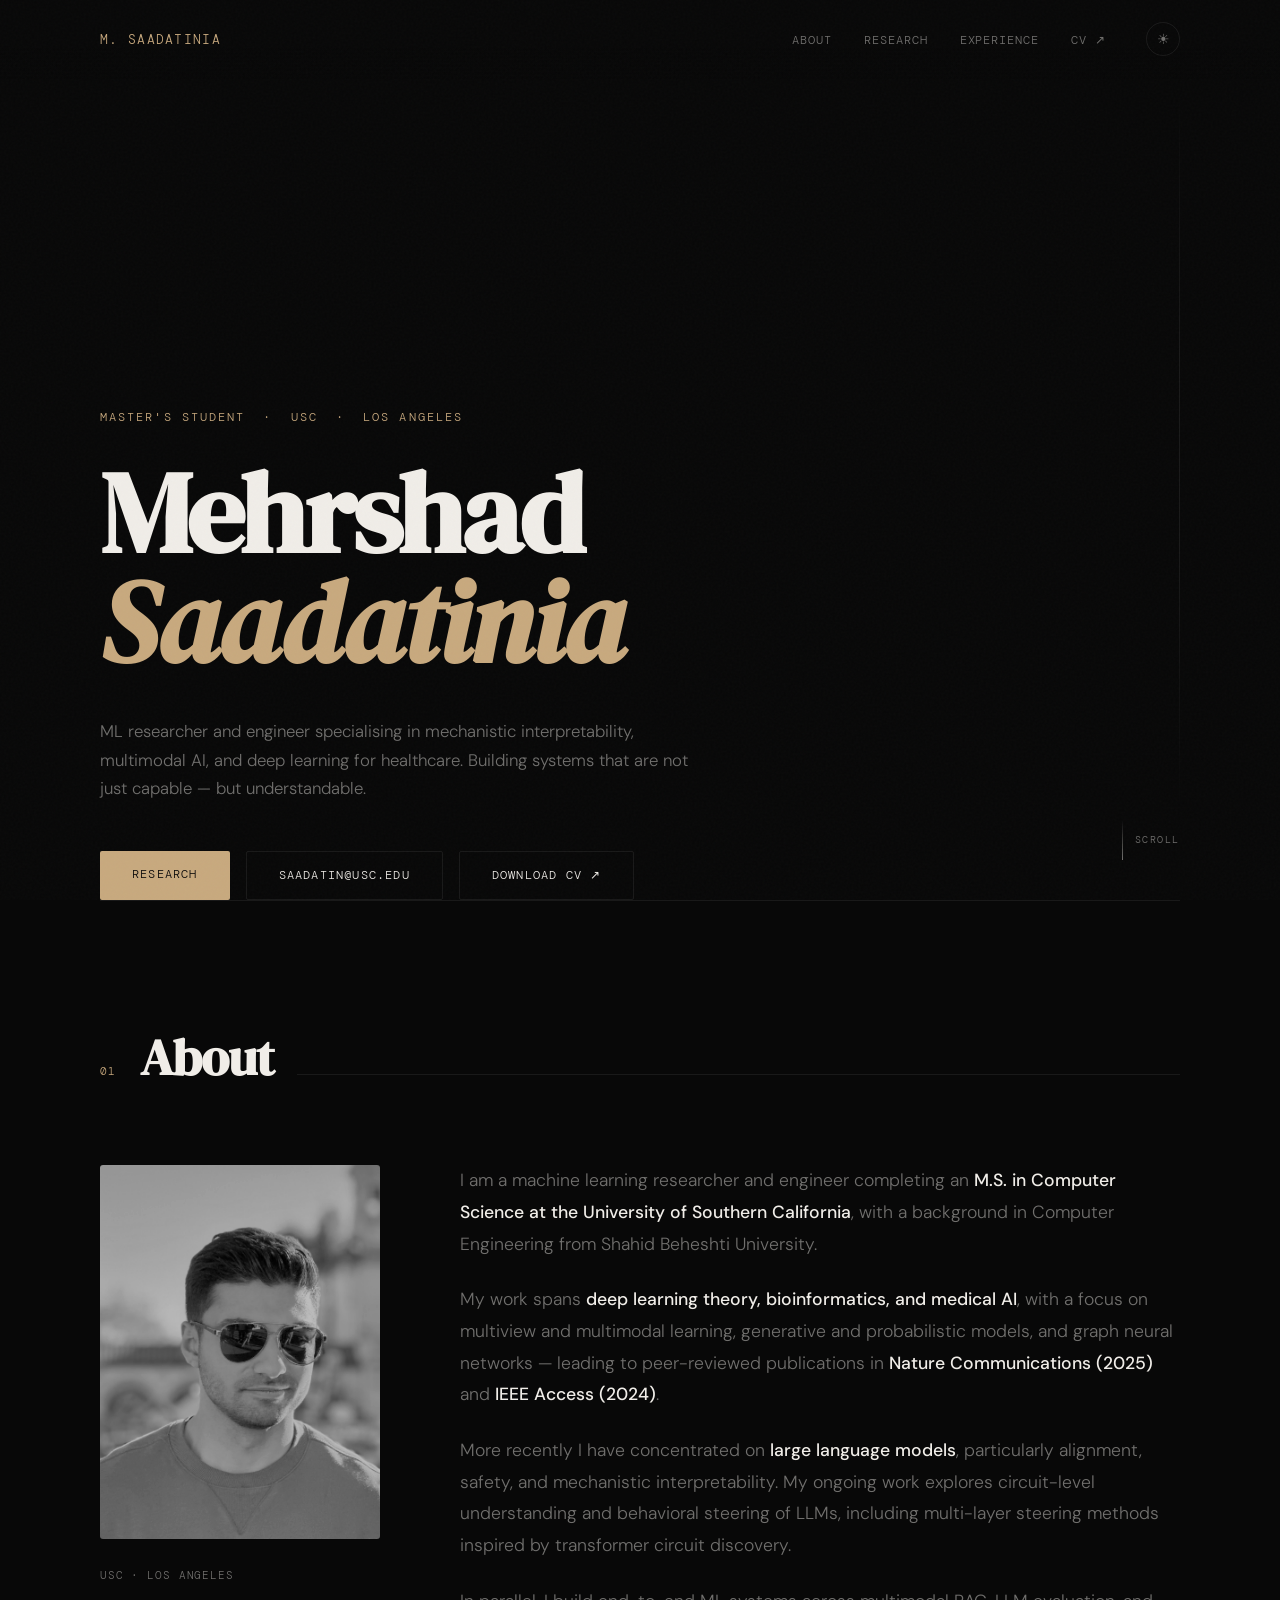
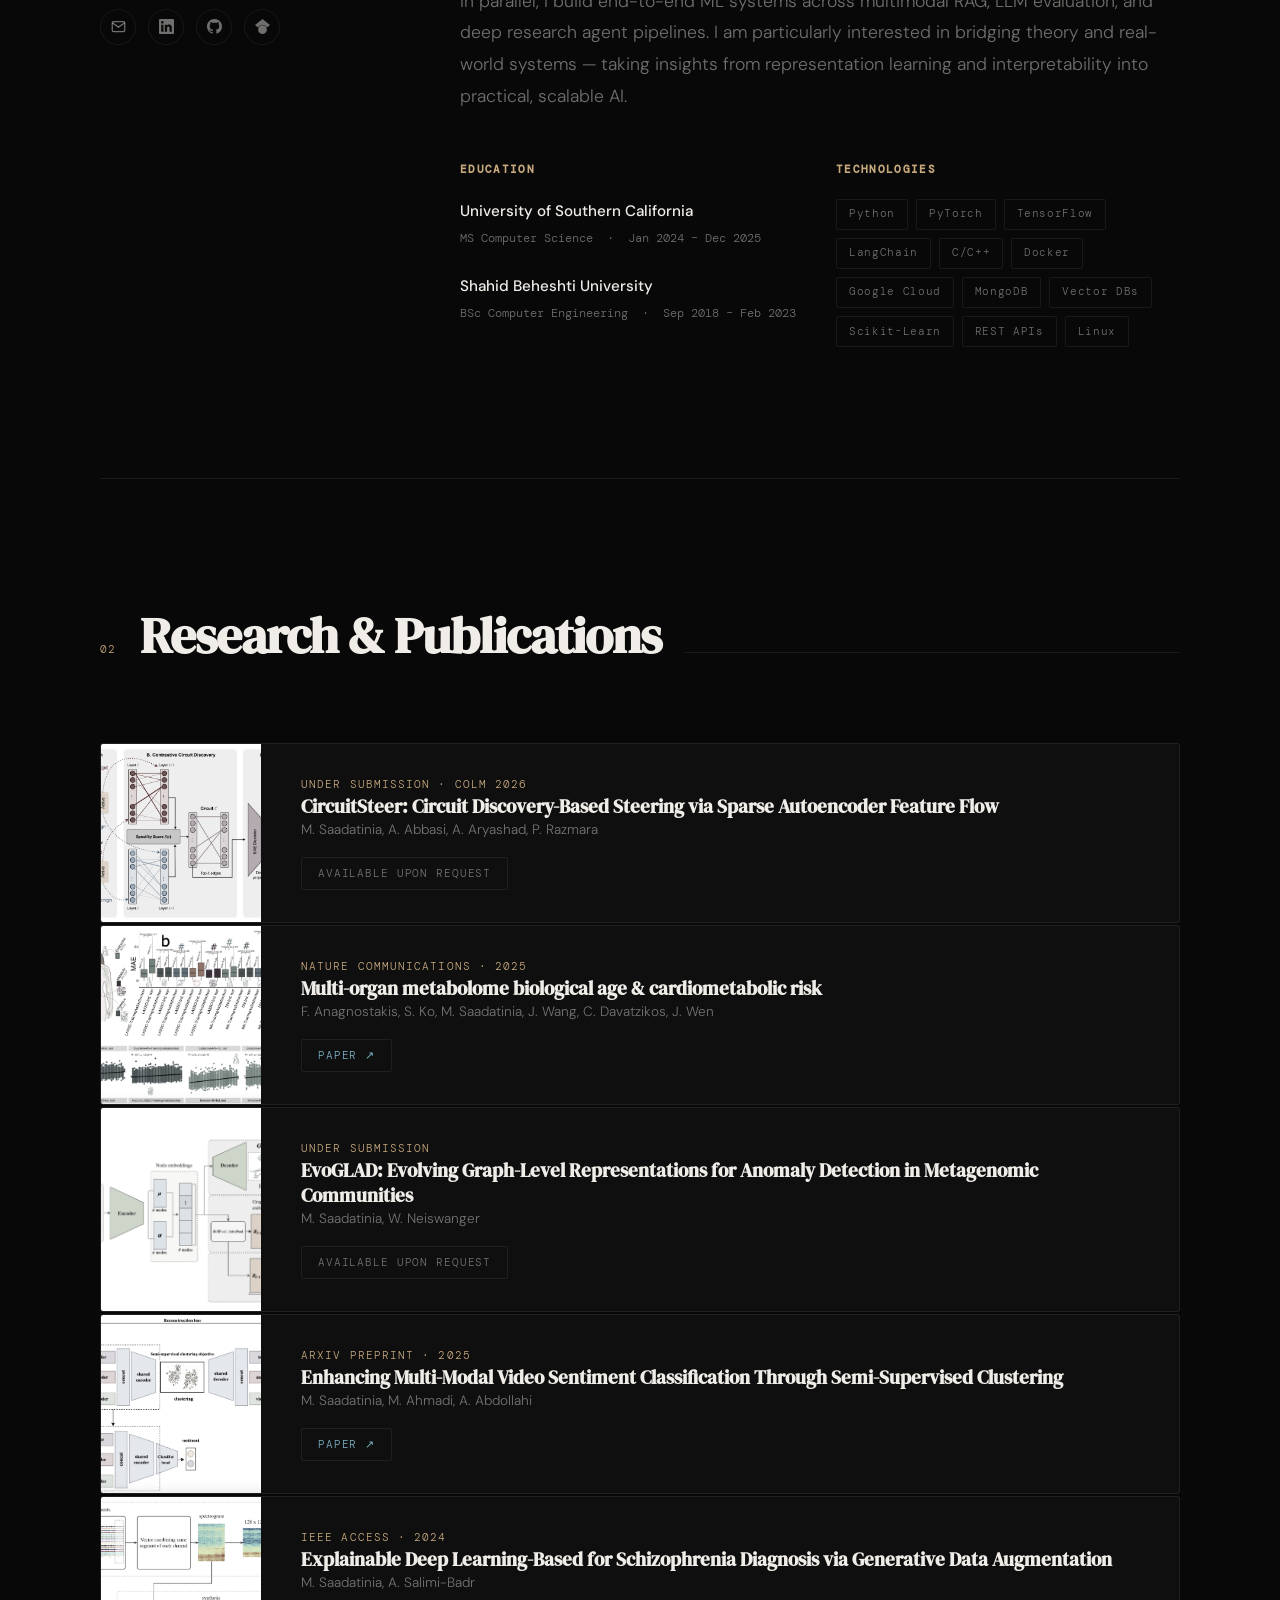
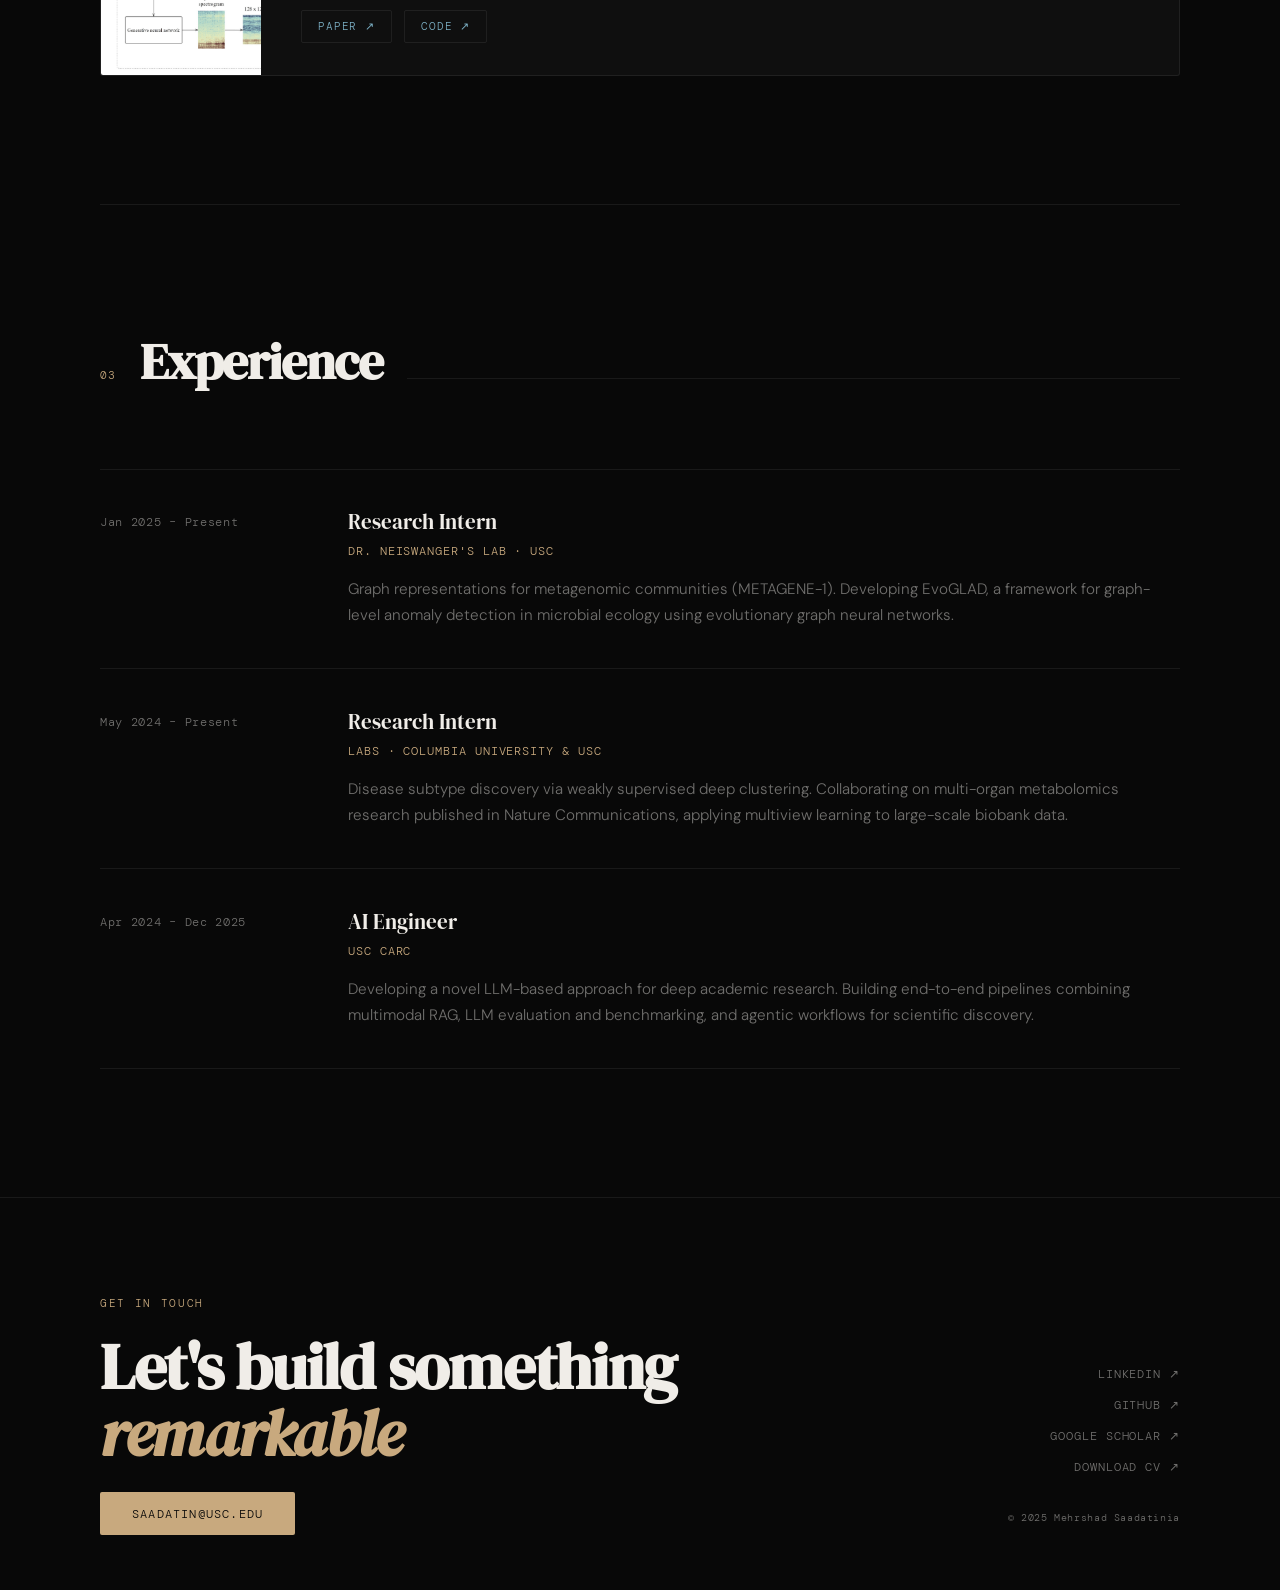
<file: index.html>
<!doctype html>
<html lang="en" data-theme="dark">
<head>
  <meta charset="utf-8" />
  <meta name="viewport" content="width=device-width, initial-scale=1" />
  <title>Mehrshad Saadatinia — AI Researcher</title>
  <meta name="description" content="ML researcher and engineer at USC working on mechanistic interpretability, multimodal AI, and deep learning for healthcare." />
  <link rel="preconnect" href="https://fonts.googleapis.com">
  <link rel="preconnect" href="https://fonts.gstatic.com" crossorigin>
  <link href="https://fonts.googleapis.com/css2?family=DM+Serif+Display:ital@0;1&family=DM+Mono:wght@300;400;500&family=DM+Sans:ital,opsz,wght@0,9..40,300;0,9..40,400;0,9..40,500;1,9..40,300&display=swap" rel="stylesheet">
  <style>
    *, *::before, *::after { margin: 0; padding: 0; box-sizing: border-box; }

    :root {
      --bg:        #080808;
      --surface:   #0f0f0f;
      --surface2:  #161616;
      --border:    rgba(255,255,255,0.07);
      --text:      #f0ede8;
      --muted:     rgba(240,237,232,0.45);
      --accent:    #c8a97e;
      --accent2:   #7eb3c8;
      --red:       #c87e7e;
      --glow:      rgba(200,169,126,0.12);
    }
    [data-theme="light"] {
      --bg:        #f5f2ed;
      --surface:   #edeae4;
      --surface2:  #e4e0d9;
      --border:    rgba(0,0,0,0.09);
      --text:      #1a1814;
      --muted:     rgba(26,24,20,0.45);
      --accent:    #8b6a3e;
      --accent2:   #3e6a8b;
      --red:       #8b3e3e;
      --glow:      rgba(139,106,62,0.08);
    }

    html { scroll-behavior: smooth; font-size: 16px; }

    body {
      background: var(--bg);
      color: var(--text);
      font-family: 'DM Sans', sans-serif;
      font-weight: 300;
      line-height: 1.65;
      overflow-x: hidden;
    }

    /* ── Noise overlay ── */
    body::before {
      content: '';
      position: fixed; inset: 0;
      background-image: url("data:image/svg+xml,%3Csvg viewBox='0 0 512 512' xmlns='http://www.w3.org/2000/svg'%3E%3Cfilter id='n'%3E%3CfeTurbulence type='fractalNoise' baseFrequency='0.75' numOctaves='4' stitchTiles='stitch'/%3E%3C/filter%3E%3Crect width='100%25' height='100%25' filter='url(%23n)' opacity='1'/%3E%3C/svg%3E");
      opacity: 0.025;
      pointer-events: none;
      z-index: 9999;
    }

    /* ── Scrollbar ── */
    ::-webkit-scrollbar { width: 4px; }
    ::-webkit-scrollbar-track { background: var(--bg); }
    ::-webkit-scrollbar-thumb { background: var(--accent); border-radius: 2px; }

    /* ── NAV ── */
    nav {
      position: fixed; top: 0; left: 0; right: 0;
      z-index: 100;
      padding: 1.4rem 0;
      background: linear-gradient(to bottom, var(--bg) 60%, transparent);
      transition: background 0.4s;
    }
    .nav-inner {
      max-width: 1160px;
      margin: 0 auto;
      padding: 0 2.5rem;
      display: flex;
      justify-content: space-between;
      align-items: center;
    }
    .logo {
      font-family: 'DM Mono', monospace;
      font-weight: 300;
      font-size: 0.82rem;
      letter-spacing: 0.1em;
      color: var(--accent);
      text-decoration: none;
      text-transform: uppercase;
    }
    .nav-right {
      display: flex;
      align-items: center;
      gap: 2.5rem;
    }
    .nav-links {
      display: flex;
      gap: 2rem;
      list-style: none;
    }
    .nav-links a {
      font-family: 'DM Mono', monospace;
      font-size: 0.75rem;
      letter-spacing: 0.08em;
      color: var(--muted);
      text-decoration: none;
      text-transform: uppercase;
      transition: color 0.2s;
    }
    .nav-links a:hover { color: var(--text); }
    .theme-btn {
      background: none;
      border: 1px solid var(--border);
      color: var(--muted);
      width: 34px; height: 34px;
      border-radius: 50%;
      cursor: pointer;
      display: flex; align-items: center; justify-content: center;
      font-size: 0.85rem;
      transition: all 0.2s;
    }
    .theme-btn:hover { color: var(--accent); border-color: var(--accent); }

    /* ── HERO ── */
    .hero {
      min-height: 100vh;
      display: flex;
      flex-direction: column;
      justify-content: flex-end;
      padding: 0 2.5rem 7rem;
      max-width: 1160px;
      margin: 0 auto;
      position: relative;
    }
    .hero-tag {
      font-family: 'DM Mono', monospace;
      font-size: 0.72rem;
      letter-spacing: 0.18em;
      text-transform: uppercase;
      color: var(--accent);
      margin-bottom: 2rem;
      opacity: 0;
      animation: fadeUp 0.8s 0.2s ease forwards;
    }
    .hero-name {
      font-family: 'DM Serif Display', serif;
      font-size: clamp(4rem, 9vw, 8rem);
      line-height: 0.95;
      letter-spacing: -0.02em;
      opacity: 0;
      animation: fadeUp 0.9s 0.35s ease forwards;
    }
    .hero-name em {
      font-style: italic;
      color: var(--accent);
    }
    .hero-desc {
      margin-top: 2.5rem;
      max-width: 600px;
      color: var(--muted);
      font-size: 1.05rem;
      line-height: 1.7;
      opacity: 0;
      animation: fadeUp 0.9s 0.5s ease forwards;
    }
    .hero-actions {
      margin-top: 3rem;
      display: flex;
      gap: 1rem;
      flex-wrap: wrap;
      opacity: 0;
      animation: fadeUp 0.9s 0.65s ease forwards;
    }
    .btn-gold {
      font-family: 'DM Mono', monospace;
      font-size: 0.75rem;
      letter-spacing: 0.1em;
      text-transform: uppercase;
      padding: 0.85rem 2rem;
      background: var(--accent);
      color: var(--bg);
      border: none;
      border-radius: 2px;
      text-decoration: none;
      cursor: pointer;
      transition: opacity 0.2s, transform 0.2s;
    }
    .btn-gold:hover { opacity: 0.85; transform: translateY(-1px); }
    .btn-ghost {
      font-family: 'DM Mono', monospace;
      font-size: 0.75rem;
      letter-spacing: 0.1em;
      text-transform: uppercase;
      padding: 0.85rem 2rem;
      background: transparent;
      color: var(--text);
      border: 1px solid var(--border);
      border-radius: 2px;
      text-decoration: none;
      transition: border-color 0.2s, color 0.2s, transform 0.2s;
    }
    .btn-ghost:hover { border-color: var(--accent); color: var(--accent); transform: translateY(-1px); }

    /* Scroll indicator */
    .scroll-hint {
      position: absolute;
      bottom: 2.5rem;
      right: 2.5rem;
      font-family: 'DM Mono', monospace;
      font-size: 0.65rem;
      letter-spacing: 0.15em;
      text-transform: uppercase;
      color: var(--muted);
      display: flex;
      align-items: center;
      gap: 0.75rem;
      opacity: 0;
      animation: fadeUp 1s 1s ease forwards;
    }
    .scroll-hint::before {
      content: '';
      display: block;
      width: 1px;
      height: 40px;
      background: linear-gradient(to bottom, transparent, var(--muted));
      animation: scrollLine 2s 1.5s ease-in-out infinite;
    }
    @keyframes scrollLine {
      0%, 100% { transform: scaleY(1); opacity: 1; }
      50% { transform: scaleY(0.5); opacity: 0.4; }
    }

    /* Decorative lines */
    .hero-line {
      position: absolute;
      top: 0; bottom: 0;
      right: 2.5rem;
      width: 1px;
      background: linear-gradient(to bottom, transparent 10%, var(--border) 40%, var(--border) 60%, transparent 90%);
    }

    /* ── WRAPPER ── */
    .wrapper {
      max-width: 1160px;
      margin: 0 auto;
      padding: 0 2.5rem;
    }

    /* ── SECTION BASE ── */
    .section {
      padding: 8rem 0;
      border-top: 1px solid var(--border);
    }
    .section-header {
      display: flex;
      align-items: baseline;
      gap: 1.5rem;
      margin-bottom: 5rem;
    }
    .section-num {
      font-family: 'DM Mono', monospace;
      font-size: 0.7rem;
      color: var(--accent);
      letter-spacing: 0.1em;
    }
    .section-title {
      font-family: 'DM Serif Display', serif;
      font-size: clamp(2rem, 4vw, 3.2rem);
      line-height: 1.1;
      letter-spacing: -0.02em;
    }
    .section-line {
      flex: 1;
      height: 1px;
      background: var(--border);
    }

    /* ── ABOUT ── */
    .about-layout {
      display: grid;
      grid-template-columns: 280px 1fr;
      gap: 5rem;
      align-items: start;
    }
    .about-photo-wrap {
      position: sticky;
      top: 8rem;
    }
    .about-photo {
      width: 100%;
      aspect-ratio: 3/4;
      object-fit: cover;
      filter: grayscale(100%) contrast(1.05);
      border-radius: 3px;
    }
    .about-photo-caption {
      margin-top: 1.25rem;
      font-family: 'DM Mono', monospace;
      font-size: 0.68rem;
      color: var(--muted);
      letter-spacing: 0.08em;
      text-transform: uppercase;
    }
    .about-links {
      display: flex;
      gap: 0.75rem;
      margin-top: 1.5rem;
      flex-wrap: wrap;
    }
    .icon-link {
      width: 36px; height: 36px;
      border: 1px solid var(--border);
      border-radius: 50%;
      display: flex; align-items: center; justify-content: center;
      color: var(--muted);
      text-decoration: none;
      transition: all 0.2s;
    }
    .icon-link:hover { border-color: var(--accent); color: var(--accent); }

    .about-body p {
      font-size: 1.1rem;
      color: var(--muted);
      line-height: 1.8;
      margin-bottom: 1.5rem;
    }
    .about-body p strong { color: var(--text); font-weight: 500; }

    .two-col {
      display: grid;
      grid-template-columns: 1fr 1fr;
      gap: 2rem;
      margin-top: 3rem;
    }
    .info-block h4 {
      font-family: 'DM Mono', monospace;
      font-size: 0.7rem;
      letter-spacing: 0.12em;
      text-transform: uppercase;
      color: var(--accent);
      margin-bottom: 1.25rem;
    }
    .edu-item {
      margin-bottom: 1.5rem;
    }
    .edu-item strong {
      display: block;
      font-weight: 500;
      font-size: 0.95rem;
    }
    .edu-item span {
      font-family: 'DM Mono', monospace;
      font-size: 0.72rem;
      color: var(--muted);
    }
    .skill-tags {
      display: flex;
      flex-wrap: wrap;
      gap: 0.5rem;
    }
    .tag {
      font-family: 'DM Mono', monospace;
      font-size: 0.68rem;
      letter-spacing: 0.06em;
      padding: 0.35rem 0.75rem;
      border: 1px solid var(--border);
      border-radius: 2px;
      color: var(--muted);
      transition: all 0.2s;
    }
    .tag:hover { border-color: var(--accent2); color: var(--accent2); }

    /* ── PUBLICATIONS ── */
    .pub-list { display: grid; gap: 2px; }

    .pub-item {
      display: grid;
      grid-template-columns: 160px 1fr;
      gap: 0;
      border: 1px solid var(--border);
      border-radius: 3px;
      overflow: hidden;
      transition: border-color 0.3s, transform 0.3s;
      background: var(--surface);
    }
    .pub-item:hover {
      border-color: var(--accent);
      transform: translateX(4px);
    }
    .pub-thumb {
      width: 100%;
      height: 100%;
      min-height: 140px;
      object-fit: cover;
      filter: grayscale(80%);
      transition: filter 0.4s;
    }
    .pub-item:hover .pub-thumb { filter: grayscale(20%); }

    .pub-body {
      padding: 2rem 2.5rem;
      display: flex;
      flex-direction: column;
      justify-content: space-between;
      gap: 1rem;
    }
    .pub-venue {
      font-family: 'DM Mono', monospace;
      font-size: 0.68rem;
      letter-spacing: 0.1em;
      text-transform: uppercase;
      color: var(--accent);
    }
    .pub-title {
      font-family: 'DM Serif Display', serif;
      font-size: 1.2rem;
      line-height: 1.3;
      color: var(--text);
    }
    .pub-authors {
      font-size: 0.85rem;
      color: var(--muted);
    }
    .pub-actions {
      display: flex;
      gap: 0.75rem;
      flex-wrap: wrap;
      align-items: center;
    }
    .pub-btn {
      font-family: 'DM Mono', monospace;
      font-size: 0.68rem;
      letter-spacing: 0.08em;
      text-transform: uppercase;
      padding: 0.4rem 1rem;
      border: 1px solid var(--border);
      border-radius: 2px;
      color: var(--accent2);
      text-decoration: none;
      transition: all 0.2s;
    }
    .pub-btn:hover { border-color: var(--accent2); background: rgba(126,179,200,0.08); }
    .pub-btn.dimmed {
      color: var(--muted);
      cursor: default;
    }
    .pub-btn.dimmed:hover { border-color: var(--border); background: none; }

    /* ── EXPERIENCE ── */
    .exp-list { display: grid; gap: 1px; }
    .exp-item {
      display: grid;
      grid-template-columns: 200px 1fr;
      gap: 3rem;
      padding: 2.5rem 0;
      border-bottom: 1px solid var(--border);
    }
    .exp-item:first-child { border-top: 1px solid var(--border); }
    .exp-date {
      font-family: 'DM Mono', monospace;
      font-size: 0.72rem;
      color: var(--muted);
      letter-spacing: 0.06em;
      padding-top: 0.15rem;
    }
    .exp-role {
      font-family: 'DM Serif Display', serif;
      font-size: 1.3rem;
      line-height: 1.2;
      margin-bottom: 0.4rem;
    }
    .exp-org {
      font-family: 'DM Mono', monospace;
      font-size: 0.72rem;
      letter-spacing: 0.08em;
      color: var(--accent);
      text-transform: uppercase;
      margin-bottom: 1rem;
    }
    .exp-desc {
      font-size: 0.95rem;
      color: var(--muted);
      line-height: 1.7;
    }

    /* ── FOOTER ── */
    footer {
      border-top: 1px solid var(--border);
      padding: 6rem 0 4rem;
    }
    .footer-inner {
      max-width: 1160px;
      margin: 0 auto;
      padding: 0 2.5rem;
      display: grid;
      grid-template-columns: 1fr auto;
      gap: 4rem;
      align-items: end;
    }
    .footer-cta-label {
      font-family: 'DM Mono', monospace;
      font-size: 0.7rem;
      letter-spacing: 0.15em;
      text-transform: uppercase;
      color: var(--accent);
      margin-bottom: 1.25rem;
    }
    .footer-heading {
      font-family: 'DM Serif Display', serif;
      font-size: clamp(2rem, 5vw, 4rem);
      line-height: 1.05;
      letter-spacing: -0.02em;
      margin-bottom: 2rem;
    }
    .footer-heading em { font-style: italic; color: var(--accent); }
    .footer-right {
      text-align: right;
    }
    .footer-links {
      display: flex;
      flex-direction: column;
      gap: 0.75rem;
      align-items: flex-end;
      margin-bottom: 2rem;
    }
    .footer-links a {
      font-family: 'DM Mono', monospace;
      font-size: 0.72rem;
      letter-spacing: 0.08em;
      text-transform: uppercase;
      color: var(--muted);
      text-decoration: none;
      transition: color 0.2s;
    }
    .footer-links a:hover { color: var(--accent); }
    .copyright {
      font-family: 'DM Mono', monospace;
      font-size: 0.65rem;
      color: var(--muted);
      letter-spacing: 0.06em;
    }

    /* ── ANIMATIONS ── */
    @keyframes fadeUp {
      from { opacity: 0; transform: translateY(20px); }
      to   { opacity: 1; transform: translateY(0); }
    }
    .reveal {
      opacity: 0;
      transform: translateY(24px);
      transition: opacity 0.7s ease, transform 0.7s ease;
    }
    .reveal.visible {
      opacity: 1;
      transform: none;
    }

    /* ── RESPONSIVE ── */
    @media (max-width: 860px) {
      .about-layout { grid-template-columns: 1fr; }
      .about-photo-wrap { position: static; display: flex; gap: 1.5rem; align-items: flex-start; }
      .about-photo { width: 140px; aspect-ratio: 1/1; }
      .two-col { grid-template-columns: 1fr; }
      .pub-item { grid-template-columns: 1fr; }
      .pub-thumb { min-height: 180px; width: 100%; }
      .exp-item { grid-template-columns: 1fr; gap: 0.5rem; }
      .footer-inner { grid-template-columns: 1fr; }
      .footer-right { text-align: left; }
      .footer-links { align-items: flex-start; }
      .nav-links { display: none; }
      .hero-line { display: none; }
      .scroll-hint { display: none; }
    }

    /* Selection */
    ::selection { background: var(--accent); color: var(--bg); }
  </style>
</head>
<body>

<!-- NAV -->
<nav>
  <div class="nav-inner">
    <a class="logo" href="#">M. Saadatinia</a>
    <div class="nav-right">
      <ul class="nav-links">
        <li><a href="#about">About</a></li>
        <li><a href="#research">Research</a></li>
        <li><a href="#experience">Experience</a></li>
        <li><a href="assets/CV_MehrshadSaadatinia.pdf" target="_blank">CV ↗</a></li>
      </ul>
      <button class="theme-btn" id="themeToggle" aria-label="Toggle theme">
        <span id="themeIcon">☀</span>
      </button>
    </div>
  </div>
</nav>

<!-- HERO -->
<div class="hero wrapper">
  <div class="hero-line"></div>
  <div>
    <div class="hero-tag">Master's Student &nbsp;·&nbsp; USC &nbsp;·&nbsp; Los Angeles</div>
    <h1 class="hero-name">Mehrshad<br><em>Saadatinia</em></h1>
    <p class="hero-desc">
      ML researcher and engineer specialising in mechanistic interpretability, multimodal AI, and deep learning for healthcare. Building systems that are not just capable — but understandable.
    </p>
    <div class="hero-actions">
      <a href="#research" class="btn-gold">Research</a>
      <a href="mailto:saadatin@usc.edu" class="btn-ghost">saadatin@usc.edu</a>
      <a href="assets/CV_MehrshadSaadatinia.pdf" target="_blank" class="btn-ghost">Download CV ↗</a>
    </div>
  </div>
  <div class="scroll-hint">Scroll</div>
</div>

<!-- ABOUT -->
<div class="wrapper">
  <section class="section" id="about">
    <div class="section-header reveal">
      <span class="section-num">01</span>
      <h2 class="section-title">About</h2>
      <div class="section-line"></div>
    </div>

    <div class="about-layout">
      <div class="about-photo-wrap reveal">
        <img class="about-photo" src="assets/headshot.jpg" alt="Mehrshad Saadatinia" />
        <div class="about-photo-caption">USC · Los Angeles</div>
        <div class="about-links">
          <a class="icon-link" href="mailto:saadatin@usc.edu" title="Email">
            <svg width="15" height="15" viewBox="0 0 24 24" fill="none" stroke="currentColor" stroke-width="2"><path d="M4 4h16c1.1 0 2 .9 2 2v12c0 1.1-.9 2-2 2H4c-1.1 0-2-.9-2-2V6c0-1.1.9-2 2-2z"/><polyline points="22,6 12,13 2,6"/></svg>
          </a>
          <a class="icon-link" href="https://www.linkedin.com/in/mehrshad-saadatinia-a1bb1b19a/" target="_blank" title="LinkedIn">
            <svg width="15" height="15" viewBox="0 0 24 24" fill="currentColor"><path d="M20.447 20.452h-3.554v-5.569c0-1.328-.027-3.037-1.852-3.037-1.853 0-2.136 1.445-2.136 2.939v5.667H9.351V9h3.414v1.561h.046c.477-.9 1.637-1.85 3.37-1.85 3.601 0 4.267 2.37 4.267 5.455v6.286zM5.337 7.433c-1.144 0-2.063-.926-2.063-2.065 0-1.138.92-2.063 2.063-2.063 1.14 0 2.064.925 2.064 2.063 0 1.139-.925 2.065-2.064 2.065zm1.782 13.019H3.555V9h3.564v11.452zM22.225 0H1.771C.792 0 0 .774 0 1.729v20.542C0 23.227.792 24 1.771 24h20.451C23.2 24 24 23.227 24 22.271V1.729C24 .774 23.2 0 22.222 0h.003z"/></svg>
          </a>
          <a class="icon-link" href="https://github.com/mehrshad-sdtn" target="_blank" title="GitHub">
            <svg width="15" height="15" viewBox="0 0 24 24" fill="currentColor"><path d="M12 0c-6.626 0-12 5.373-12 12 0 5.302 3.438 9.8 8.207 11.387.599.111.793-.261.793-.577v-2.234c-3.338.726-4.033-1.416-4.033-1.416-.546-1.387-1.333-1.756-1.333-1.756-1.089-.745.083-.729.083-.729 1.205.084 1.839 1.237 1.839 1.237 1.07 1.834 2.807 1.304 3.492.997.107-.775.418-1.305.762-1.604-2.665-.305-5.467-1.334-5.467-5.931 0-1.311.469-2.381 1.236-3.221-.124-.303-.535-1.524.117-3.176 0 0 1.008-.322 3.301 1.23.957-.266 1.983-.399 3.003-.404 1.02.005 2.047.138 3.006.404 2.291-1.552 3.297-1.23 3.297-1.23.653 1.653.242 2.874.118 3.176.77.84 1.235 1.911 1.235 3.221 0 4.609-2.807 5.624-5.479 5.921.43.372.823 1.102.823 2.222v3.293c0 .319.192.694.801.576 4.765-1.589 8.199-6.086 8.199-11.386 0-6.627-5.373-12-12-12z"/></svg>
          </a>
          <a class="icon-link" href="https://scholar.google.com/citations?user=ZZhMlLYAAAAJ&hl=en" target="_blank" title="Google Scholar">
            <svg width="15" height="15" viewBox="0 0 24 24" fill="currentColor"><path d="M12 24a7 7 0 1 1 0-14 7 7 0 0 1 0 14zm0-24L0 9.5l4.838 3.94A8 8 0 0 1 12 9a8 8 0 0 1 7.162 4.44L24 9.5z"/></svg>
          </a>
        </div>
      </div>

      <div class="about-body">
        <p class="reveal">
          I am a machine learning researcher and engineer completing an <strong>M.S. in Computer Science at the University of Southern California</strong>, with a background in Computer Engineering from Shahid Beheshti University.
        </p>
        <p class="reveal">
          My work spans <strong>deep learning theory, bioinformatics, and medical AI</strong>, with a focus on multiview and multimodal learning, generative and probabilistic models, and graph neural networks — leading to peer-reviewed publications in <strong>Nature Communications (2025)</strong> and <strong>IEEE Access (2024)</strong>.
        </p>
        <p class="reveal">
          More recently I have concentrated on <strong>large language models</strong>, particularly alignment, safety, and mechanistic interpretability. My ongoing work explores circuit-level understanding and behavioral steering of LLMs, including multi-layer steering methods inspired by transformer circuit discovery.
        </p>
        <p class="reveal">
          In parallel, I build end-to-end ML systems across multimodal RAG, LLM evaluation, and deep research agent pipelines. I am particularly interested in bridging theory and real-world systems — taking insights from representation learning and interpretability into practical, scalable AI.
        </p>

        <div class="two-col reveal">
          <div class="info-block">
            <h4>Education</h4>
            <div class="edu-item">
              <strong>University of Southern California</strong>
              <span>MS Computer Science &nbsp;·&nbsp; Jan 2024 – Dec 2025</span>
            </div>
            <div class="edu-item">
              <strong>Shahid Beheshti University</strong>
              <span>BSc Computer Engineering &nbsp;·&nbsp; Sep 2018 – Feb 2023</span>
            </div>
          </div>
          <div class="info-block">
            <h4>Technologies</h4>
            <div class="skill-tags">
              <span class="tag">Python</span>
              <span class="tag">PyTorch</span>
              <span class="tag">TensorFlow</span>
              <span class="tag">LangChain</span>
              <span class="tag">C/C++</span>
              <span class="tag">Docker</span>
              <span class="tag">Google Cloud</span>
              <span class="tag">MongoDB</span>
              <span class="tag">Vector DBs</span>
              <span class="tag">Scikit-Learn</span>
              <span class="tag">REST APIs</span>
              <span class="tag">Linux</span>
            </div>
          </div>
        </div>
      </div>
    </div>
  </section>

  <!-- RESEARCH -->
  <section class="section" id="research">
    <div class="section-header reveal">
      <span class="section-num">02</span>
      <h2 class="section-title">Research &amp; Publications</h2>
      <div class="section-line"></div>
    </div>

    <div class="pub-list">

      <article class="pub-item reveal">
        <img class="pub-thumb" src="assets/five.png" alt="CircuitSteer" />
        <div class="pub-body">
          <div>
            <div class="pub-venue">Under Submission · COLM 2026</div>
            <h3 class="pub-title">CircuitSteer: Circuit Discovery-Based Steering via Sparse Autoencoder Feature Flow</h3>
            <p class="pub-authors">M. Saadatinia, A. Abbasi, A. Aryashad, P. Razmara</p>
          </div>
          <div class="pub-actions">
            <span class="pub-btn dimmed">Available upon request</span>
          </div>
        </div>
      </article>

      <article class="pub-item reveal">
        <img class="pub-thumb" src="assets/two.png" alt="Nature Communications" />
        <div class="pub-body">
          <div>
            <div class="pub-venue">Nature Communications · 2025</div>
            <h3 class="pub-title">Multi-organ metabolome biological age &amp; cardiometabolic risk</h3>
            <p class="pub-authors">F. Anagnostakis, S. Ko, M. Saadatinia, J. Wang, C. Davatzikos, J. Wen</p>
          </div>
          <div class="pub-actions">
            <a class="pub-btn" href="https://www.nature.com/articles/s41467-025-59964-z" target="_blank">Paper ↗</a>
          </div>
        </div>
      </article>

      <article class="pub-item reveal">
        <img class="pub-thumb" src="assets/four.png" alt="EvoGLAD" />
        <div class="pub-body">
          <div>
            <div class="pub-venue">Under Submission </div>
            <h3 class="pub-title">EvoGLAD: Evolving Graph-Level Representations for Anomaly Detection in Metagenomic Communities</h3>
            <p class="pub-authors">M. Saadatinia, W. Neiswanger</p>
          </div>
          <div class="pub-actions">
            <span class="pub-btn dimmed">Available upon request</span>
          </div>
        </div>
      </article>

      <article class="pub-item reveal">
        <img class="pub-thumb" src="assets/three.png" alt="Video Sentiment" />
        <div class="pub-body">
          <div>
            <div class="pub-venue">arXiv Preprint · 2025</div>
            <h3 class="pub-title">Enhancing Multi-Modal Video Sentiment Classification Through Semi-Supervised Clustering</h3>
            <p class="pub-authors">M. Saadatinia, M. Ahmadi, A. Abdollahi</p>
          </div>
          <div class="pub-actions">
            <a class="pub-btn" href="https://arxiv.org/pdf/2501.06475" target="_blank">Paper ↗</a>
          </div>
        </div>
      </article>

      <article class="pub-item reveal">
        <img class="pub-thumb" src="assets/one.png" alt="Schizophrenia" />
        <div class="pub-body">
          <div>
            <div class="pub-venue">IEEE Access · 2024</div>
            <h3 class="pub-title">Explainable Deep Learning-Based for Schizophrenia Diagnosis via Generative Data Augmentation</h3>
            <p class="pub-authors">M. Saadatinia, A. Salimi-Badr</p>
          </div>
          <div class="pub-actions">
            <a class="pub-btn" href="https://ieeexplore.ieee.org/stamp/stamp.jsp?arnumber=10599257" target="_blank">Paper ↗</a>
            <a class="pub-btn" href="https://github.com/mehrshad-sdtn/schizo-detector" target="_blank">Code ↗</a>
          </div>
        </div>
      </article>

    </div>
  </section>

  <!-- EXPERIENCE -->
  <section class="section" id="experience">
    <div class="section-header reveal">
      <span class="section-num">03</span>
      <h2 class="section-title">Experience</h2>
      <div class="section-line"></div>
    </div>

    <div class="exp-list">
      <div class="exp-item reveal">
        <div class="exp-date">Jan 2025 – Present</div>
        <div>
          <div class="exp-role">Research Intern</div>
          <div class="exp-org">Dr. Neiswanger's Lab · USC</div>
          <p class="exp-desc">Graph representations for metagenomic communities (METAGENE-1). Developing EvoGLAD, a framework for graph-level anomaly detection in microbial ecology using evolutionary graph neural networks.</p>
        </div>
      </div>
      <div class="exp-item reveal">
        <div class="exp-date">May 2024 – Present</div>
        <div>
          <div class="exp-role">Research Intern</div>
          <div class="exp-org">LABS · Columbia University &amp; USC</div>
          <p class="exp-desc">Disease subtype discovery via weakly supervised deep clustering. Collaborating on multi-organ metabolomics research published in Nature Communications, applying multiview learning to large-scale biobank data.</p>
        </div>
      </div>
      <div class="exp-item reveal">
        <div class="exp-date">Apr 2024 – Dec 2025</div>
        <div>
          <div class="exp-role">AI Engineer</div>
          <div class="exp-org">USC CARC</div>
          <p class="exp-desc">Developing a novel LLM-based approach for deep academic research. Building end-to-end pipelines combining multimodal RAG, LLM evaluation and benchmarking, and agentic workflows for scientific discovery.</p>
        </div>
      </div>
    </div>
  </section>
</div>

<!-- FOOTER -->
<footer>
  <div class="footer-inner">
    <div>
      <div class="footer-cta-label">Get in touch</div>
      <h2 class="footer-heading">Let's build something<br><em>remarkable</em></h2>
      <a href="mailto:saadatin@usc.edu" class="btn-gold">saadatin@usc.edu</a>
    </div>
    <div class="footer-right">
      <div class="footer-links">
        <a href="https://www.linkedin.com/in/mehrshad-saadatinia-a1bb1b19a/" target="_blank">LinkedIn ↗</a>
        <a href="https://github.com/mehrshad-sdtn" target="_blank">GitHub ↗</a>
        <a href="https://scholar.google.com/citations?user=ZZhMlLYAAAAJ&hl=en" target="_blank">Google Scholar ↗</a>
        <a href="assets/CV_MehrshadSaadatinia.pdf" target="_blank">Download CV ↗</a>
      </div>
      <div class="copyright">© 2025 Mehrshad Saadatinia</div>
    </div>
  </div>
</footer>

<script>
  // Theme toggle
  const btn = document.getElementById('themeToggle');
  const icon = document.getElementById('themeIcon');
  const html = document.documentElement;
  const saved = localStorage.getItem('theme') || 'dark';
  html.setAttribute('data-theme', saved);
  icon.textContent = saved === 'dark' ? '☀' : '☽';
  btn.addEventListener('click', () => {
    const next = html.getAttribute('data-theme') === 'dark' ? 'light' : 'dark';
    html.setAttribute('data-theme', next);
    icon.textContent = next === 'dark' ? '☀' : '☽';
    localStorage.setItem('theme', next);
  });

  // Reveal on scroll
  const reveals = document.querySelectorAll('.reveal');
  const io = new IntersectionObserver((entries) => {
    entries.forEach((e, i) => {
      if (e.isIntersecting) {
        setTimeout(() => e.target.classList.add('visible'), i * 80);
        io.unobserve(e.target);
      }
    });
  }, { threshold: 0.08, rootMargin: '0px 0px -60px 0px' });
  reveals.forEach(el => io.observe(el));

  // Nav background on scroll
  const nav = document.querySelector('nav');
  window.addEventListener('scroll', () => {
    nav.style.background = window.scrollY > 60
      ? 'var(--bg)'
      : 'linear-gradient(to bottom, var(--bg) 60%, transparent)';
  }, { passive: true });
</script>
</body>
</html>
</file>
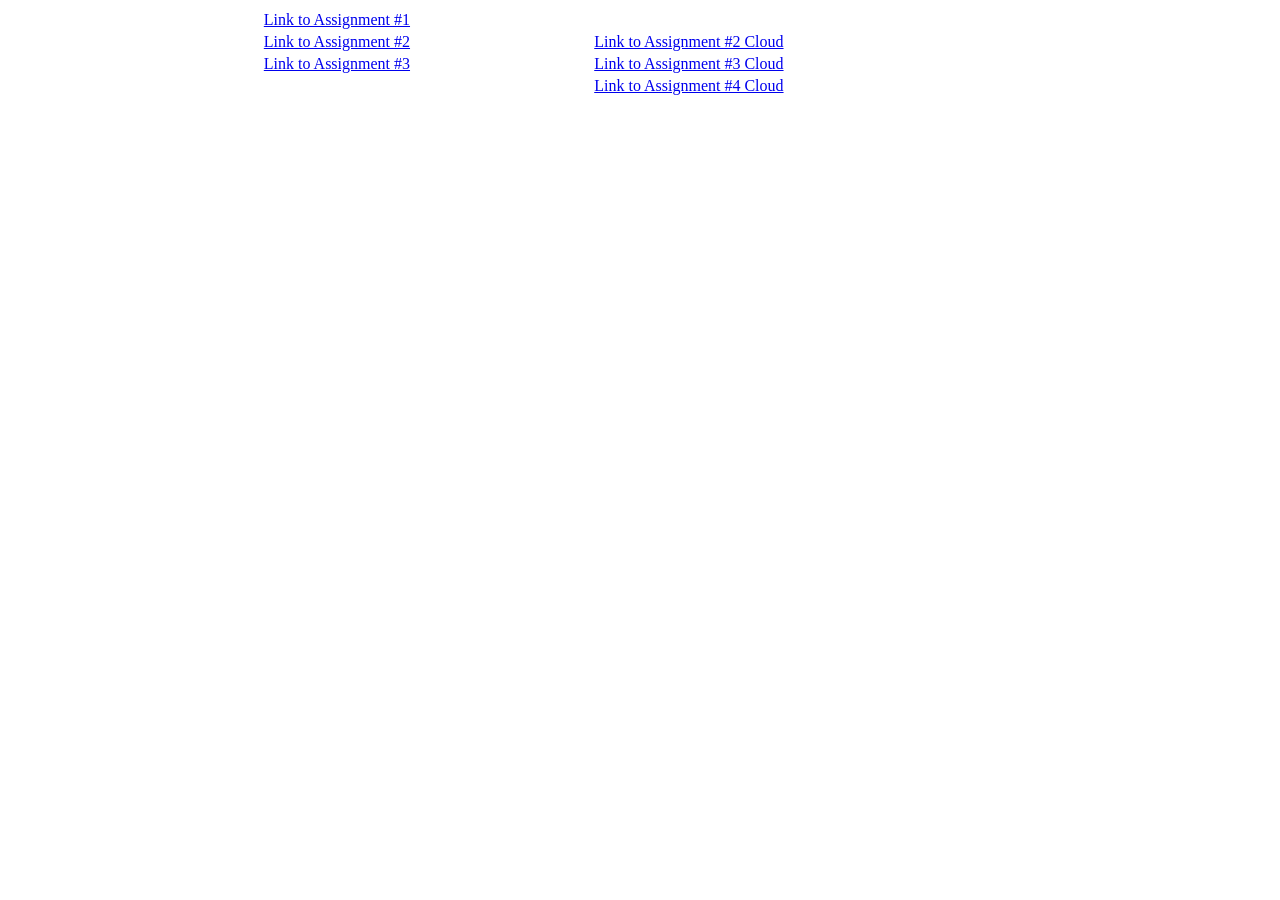
<file: msn170878.html>
﻿<!DOCTYPE html PUBLIC "-//W3C//DTD XHTML 1.0 Transitional//EN" "http://www.w3.org/TR/xhtml1/DTD/xhtml1-transitional.dtd"><html><head></head><body>






<table style="width:60%;" align="center">
  <tr>
    <td><a rel="noopener" href="ScrambleThisName.html">Link to Assignment #1</a></td>
      <td></td>
  </tr>
    <tr>
    <td><a rel="noopener" href="ScrambleThisName.html">Link to Assignment #2</a></td>
    <td><a rel="noopener" href="ScrambleThisName.html">Link to Assignment #2 Cloud</a></td>    
  </tr>
  <tr>
    <td><a rel="noopener" href="ScrambleThisName.html">Link to Assignment #3</a></td>
    <td><a rel="noopener" href="ScrambleThisName.html">Link to Assignment #3 Cloud</a></td> 
  </tr>
  <tr>
     <td></td>
    <td><a rel="noopener" href="ScrambleThisName.html">Link to Assignment #4 Cloud</a></td> 
  </tr>
  </table>


<script type="module" src="https://s.brightspace.com/lib/bsi/20.23.12-266/unbundled/mathjax.js"></script><script type="text/javascript">document.addEventListener('DOMContentLoaded', function() {
					if (document.querySelector('math') || /\$\$|\\\(|\\\[|\\begin{|\\ref{|\\eqref{/.test(document.body.innerHTML)) {
						document.querySelectorAll('mspace[linebreak="newline"]').forEach(elm => {
							elm.setAttribute('style', 'display: block; height: 0.5rem;');
						});

						window.D2L.MathJax.loadMathJax({
							'outputScale': 1.5,
							'renderLatex': true
						});
					}
				});</script><script type="module" src="https://s.brightspace.com/lib/bsi/20.23.12-266/unbundled/prism.js"></script><script type="text/javascript">document.addEventListener('DOMContentLoaded', function() {
					document.querySelectorAll('.d2l-code').forEach(code => {
						window.D2L.Prism.formatCodeElement(code);
					});
				});</script></body></html>
</file>
